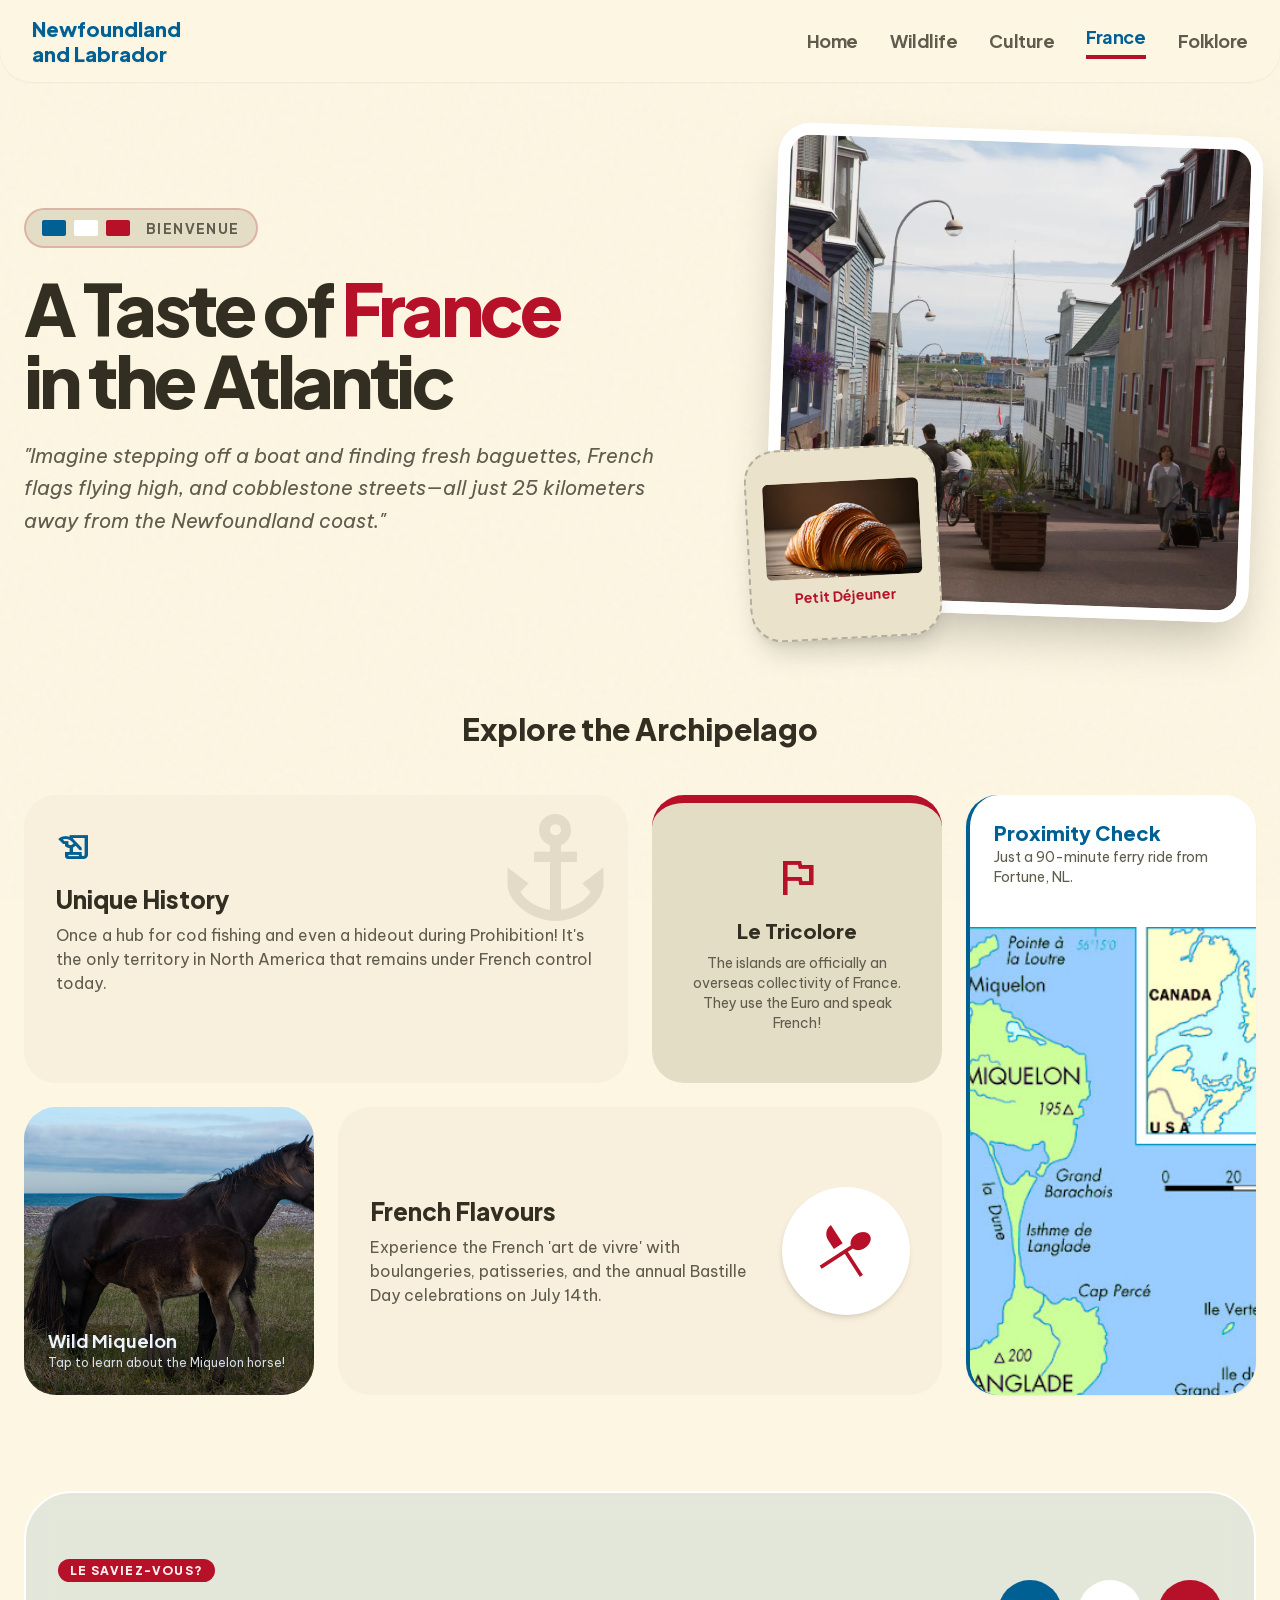
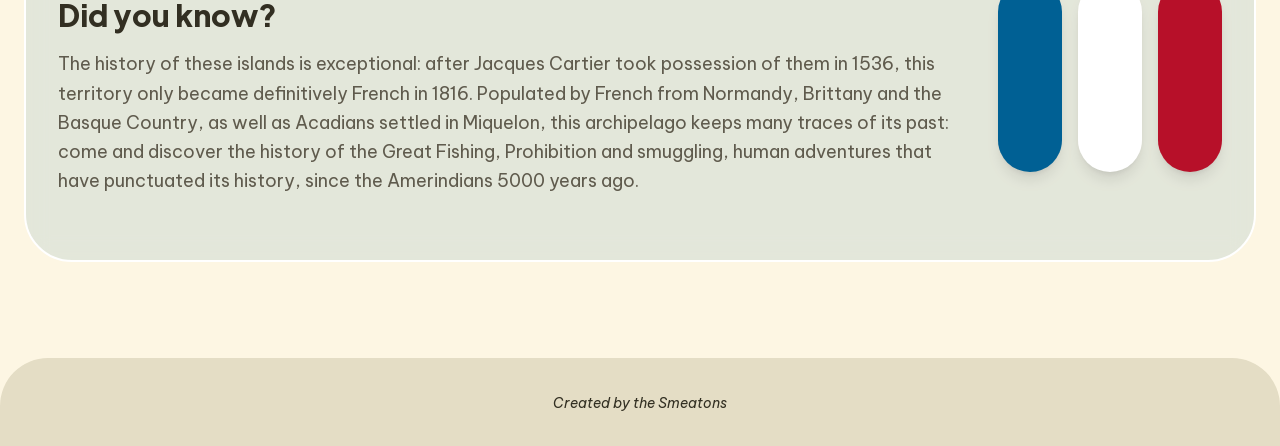
<file: saintpierre.html>
<!DOCTYPE html>

<html class="light" lang="en"><head>
<meta charset="utf-8"/>
<title>NL: St. Pierre and Miquelon</title>
<link rel="stylesheet" href="assets/fonts/plus-jakarta-sans.css"/>
<link rel="stylesheet" href="assets/fonts/be-vietnam-pro.css"/>
<link rel="stylesheet" href="assets/fonts/material-symbols.css"/>
<meta content="width=device-width, initial-scale=1.0" name="viewport"/>
<script src="assets/tailwind.js"></script>
<script id="tailwind-config">
      tailwind.config = {
        darkMode: "class",
        theme: {
          extend: {
            colors: {
              "error-dim": "#9f0519",
              "primary-fixed-dim": "#58acef",
              "inverse-surface": "#100e05",
              "on-tertiary-fixed-variant": "#790016",
              "on-secondary-container": "#345a12",
              "tertiary-fixed-dim": "#ff7a7b",
              "primary-dim": "#005482",
              "primary-fixed": "#67bafd",
              "on-primary-fixed-variant": "#003f63",
              "surface-container-highest": "#e4ddc5",
              "surface-container-low": "#f8f0dc",
              "secondary-container": "#bfee95",
              "tertiary-container": "#ff9190",
              "tertiary-fixed": "#ff9190",
              "on-error": "#ffefee",
              "surface": "#fdf6e3",
              "on-tertiary": "#ffefee",
              "outline-variant": "#b2ad9c",
              "on-secondary-fixed": "#224600",
              "on-error-container": "#570008",
              "on-secondary": "#d7ffb2",
              "primary": "#006094",
              "secondary-dim": "#335912",
              "surface-dim": "#dcd4bb",
              "secondary-fixed": "#bfee95",
              "surface-container": "#efe8d2",
              "surface-tint": "#006094",
              "on-secondary-fixed-variant": "#3d641c",
              "primary-container": "#67bafd",
              "on-tertiary-fixed": "#3a0006",
              "outline": "#7b7767",
              "error": "#b31b25",
              "background": "#fdf6e3",
              "surface-bright": "#fdf6e3",
              "on-surface": "#322f22",
              "error-container": "#fb5151",
              "surface-container-high": "#eae2cb",
              "tertiary-dim": "#a30021",
              "surface-variant": "#e4ddc5",
              "on-background": "#322f22",
              "on-primary": "#ebf3ff",
              "tertiary": "#b71029",
              "secondary-fixed-dim": "#b1df88",
              "secondary": "#3f661d",
              "on-primary-fixed": "#001d31",
              "on-surface-variant": "#5f5b4d",
              "surface-container-lowest": "#ffffff",
              "on-tertiary-container": "#680011",
              "inverse-primary": "#67bafd",
              "on-primary-container": "#003655",
              "inverse-on-surface": "#a29d8c"
            },
            fontFamily: {
              "headline": ["Plus Jakarta Sans"],
              "body": ["Be Vietnam Pro"],
              "label": ["Plus Jakarta Sans"]
            },
            borderRadius: {"DEFAULT": "1rem", "lg": "2rem", "xl": "3rem", "full": "9999px"},
          },
        },
      }
    </script>
<style>
      .material-symbols-outlined {
        font-variation-settings: 'FILL' 0, 'wght' 400, 'GRAD' 0, 'opsz' 24;
      }
      .scrapbook-texture {
        background-image: url("data:image/svg+xml,%3Csvg viewBox='0 0 200 200' xmlns='http://www.w3.org/2000/svg'%3E%3Cfilter id='noiseFilter'%3E%3CfeTurbulence type='fractalNoise' baseFrequency='0.65' numOctaves='3' stitchTiles='stitch'/%3E%3C/filter%3E%3Crect width='100%25' height='100%25' filter='url(%23noiseFilter)'/%3E%3C/svg%3E");
        opacity: 0.03;
        pointer-events: none;
      }
    </style>
</head>
<body class="bg-background text-on-surface font-body selection:bg-primary-container selection:text-on-primary-container">
<!-- Scrapbook Overlay Texture -->
<div class="fixed inset-0 scrapbook-texture z-0"></div>
<!-- Navigation Shell -->
<header class="w-full sticky top-0 z-50 rounded-b-[2rem] bg-[#fdf6e3] dark:bg-[#322f22] shadow-sm">
<div class="flex justify-between items-center px-8 py-4 max-w-screen-2xl mx-auto">
<div class="flex items-center gap-3 flex-shrink-0">
<span class="text-xl font-extrabold text-[#006094] dark:text-[#67bafd] drop-shadow-sm font-headline leading-tight">Newfoundland<br/>and Labrador</span>
</div>
<nav class="hidden md:flex gap-8 items-center font-headline font-bold text-lg tracking-tight">
<a class="text-[#5f5b4d] hover:text-[#006094] hover:scale-105 transition-transform duration-200" href="index.html">Home</a>
<a class="text-[#5f5b4d] hover:text-[#006094] hover:scale-105 transition-transform duration-200" href="wildlife.html">Wildlife</a>
<a class="text-[#5f5b4d] hover:text-[#006094] hover:scale-105 transition-transform duration-200" href="culture.html">Culture</a>
<a class="text-[#006094] border-b-4 border-[#b71029] pb-1 hover:scale-105 transition-transform duration-200" href="saintpierre.html">France</a>
<a class="text-[#5f5b4d] hover:text-[#006094] hover:scale-105 transition-transform duration-200" href="funfacts.html">Folklore</a>
</nav>

</div>
</header>
<main class="relative z-10 max-w-screen-2xl mx-auto px-6 pt-12">
<!-- Hero Section: The French Connection -->
<section class="grid grid-cols-1 lg:grid-cols-12 gap-12 items-center mb-24">
<div class="lg:col-span-7 space-y-6">
<div class="inline-flex items-center gap-2 px-4 py-2 bg-surface-container-highest rounded-full border-2 border-tertiary/20">
<span class="w-6 h-4 bg-primary inline-block rounded-sm"></span>
<span class="w-6 h-4 bg-surface-container-lowest inline-block rounded-sm"></span>
<span class="w-6 h-4 bg-tertiary inline-block rounded-sm"></span>
<span class="text-sm font-bold font-headline text-on-surface-variant ml-2 tracking-widest">BIENVENUE</span>
</div>
<h1 class="text-5xl md:text-7xl font-headline font-extrabold text-on-surface leading-tight tracking-tighter">
                    A Taste of <span class="text-tertiary">France</span> <br/>in the Atlantic
                </h1>
<p class="text-xl text-on-surface-variant max-w-2xl font-body leading-relaxed italic">
                    "Imagine stepping off a boat and finding fresh baguettes, French flags flying high, and cobblestone streets—all just 25 kilometers away from the Newfoundland coast."
                </p>
</div>
<div class="lg:col-span-5 relative">
<div class="aspect-square rounded-lg overflow-hidden rotate-2 shadow-2xl border-[12px] border-surface-container-lowest">
<img alt="Saint-Pierre and Miquelon" class="w-full h-full object-cover" src="assets/images/saintpierre.webp"/>
</div>
<div class="absolute -bottom-6 -left-6 w-48 h-48 bg-surface-container-high rounded-lg p-4 -rotate-3 shadow-xl flex flex-col items-center justify-center border-2 border-dashed border-outline-variant">
<img alt="Freshly baked croissant" class="w-full h-24 object-cover rounded-md mb-2" data-alt="golden brown flaky French croissant on a white marble background with warm sunlight" src="assets/images/saintpierre-croissant.jpg"/>
<span class="font-headline font-bold text-tertiary text-sm">Petit Déjeuner</span>
</div>
</div>
</section>
<!-- Bento Grid: Discovering the Islands -->
<section class="mb-24">
<h2 class="text-3xl font-headline font-extrabold mb-12 text-center text-on-surface">Explore the Archipelago</h2>
<div class="grid grid-cols-1 md:grid-cols-4 grid-rows-2 gap-6 h-auto md:h-[600px]">
<!-- History Card -->
<div class="md:col-span-2 md:row-span-1 bg-surface-container-low rounded-lg p-8 flex flex-col justify-between group hover:bg-surface-container transition-colors relative overflow-hidden">
<div class="relative z-10">
<span class="material-symbols-outlined text-4xl text-primary mb-4">history_edu</span>
<h3 class="text-2xl font-headline font-extrabold text-on-surface mb-2">Unique History</h3>
<p class="text-on-surface-variant font-body">Once a hub for cod fishing and even a hideout during Prohibition! It's the only territory in North America that remains under French control today.</p>
</div>
<div class="absolute top-2 right-2 opacity-10 group-hover:opacity-20 transition-opacity">
<span class="material-symbols-outlined text-9xl">anchor</span>
</div>
</div>
<!-- Flag Card -->
<div class="md:col-span-1 md:row-span-1 bg-surface-container-highest rounded-lg p-8 flex flex-col items-center text-center justify-center border-t-8 border-tertiary">
<span class="material-symbols-outlined text-5xl text-tertiary mb-4">flag</span>
<h3 class="text-xl font-headline font-extrabold text-on-surface">Le Tricolore</h3>
<p class="text-sm text-on-surface-variant font-body mt-2">The islands are officially an overseas collectivity of France. They use the Euro and speak French!</p>
</div>
<!-- Map Card -->
<div class="md:col-span-1 md:row-span-2 bg-surface-container-lowest rounded-lg overflow-hidden shadow-sm relative border-l-4 border-primary">
<div class="p-6">
<h3 class="text-xl font-headline font-extrabold text-primary">Proximity Check</h3>
<p class="text-sm text-on-surface-variant font-body mb-4">Just a 90-minute ferry ride from Fortune, NL.</p>
</div>
<div class="h-full w-full bg-surface-container">
<img alt="Map of Saint Pierre and Miquelon" class="w-full h-full object-cover" data-alt="stylized vintage map showing the islands of Saint Pierre and Miquelon in the North Atlantic ocean" data-location="Saint Pierre and Miquelon" src="assets/images/miquelonmap.jpg"/>
</div>
</div>
<!-- Wildlife/Nature Card -->
<div onclick="document.getElementById('horses-modal').style.display='flex'" class="md:col-span-1 md:row-span-1 bg-secondary-container/30 rounded-lg p-6 relative overflow-hidden group cursor-pointer">
<img alt="Wild horses on Miquelon" class="absolute inset-0 w-full h-full object-cover transition-transform group-hover:scale-110" src="assets/images/horses.jpg"/>
<div class="absolute inset-0 bg-gradient-to-t from-black/60 to-transparent"></div>
<div class="relative h-full flex flex-col justify-end text-on-primary">
<h3 class="font-headline font-bold text-lg">Wild Miquelon</h3>
<p class="text-xs opacity-90">Tap to learn about the Miquelon horse!</p>
</div>
</div>
<!-- Culture Card -->
<div class="md:col-span-2 md:row-span-1 bg-surface-container-low rounded-lg p-8 flex items-center gap-8">
<div class="flex-1">
<h3 class="text-2xl font-headline font-extrabold text-on-surface mb-2">French Flavours</h3>
<p class="text-on-surface-variant font-body">Experience the French 'art de vivre' with boulangeries, patisseries, and the annual Bastille Day celebrations on July 14th.</p>
</div>
<div class="w-32 h-32 bg-surface-container-lowest rounded-full p-2 rotate-12 shadow-md">
<span class="material-symbols-outlined text-6xl text-tertiary flex items-center justify-center h-full" style="font-variation-settings: 'FILL' 1;">restaurant_menu</span>
</div>
</div>
</div>
</section>
<!-- Fun Fact Section (Glassmorphism) -->
<section class="mb-24 py-16 px-8 rounded-xl relative overflow-hidden flex flex-col md:flex-row items-center gap-12 bg-primary/10 backdrop-blur-md border-2 border-surface-container-lowest">
<div class="flex-1 space-y-4">
<span class="bg-tertiary text-on-tertiary text-xs font-headline font-black px-3 py-1 rounded-full uppercase tracking-widest">Le Saviez-Vous?</span>
<h2 class="text-3xl font-headline font-extrabold text-on-surface">Did you know?</h2>
<p class="text-lg text-on-surface-variant font-body leading-relaxed">
                    The history of these islands is exceptional: after Jacques Cartier took possession of them in 1536, this territory only became definitively French in 1816. Populated by French from Normandy, Brittany and the Basque Country, as well as Acadians settled in Miquelon, this archipelago keeps many traces of its past: come and discover the history of the Great Fishing, Prohibition and smuggling, human adventures that have punctuated its history, since the Amerindians 5000 years ago.
                </p>
</div>
<div class="flex gap-4">
<div class="w-16 h-48 bg-primary rounded-full shadow-lg"></div>
<div class="w-16 h-48 bg-surface-container-lowest rounded-full shadow-lg"></div>
<div class="w-16 h-48 bg-tertiary rounded-full shadow-lg"></div>
</div>
</section>
</main>
<!-- Footer -->
<footer class="w-full bg-[#e4ddc5] dark:bg-[#25231a] rounded-t-[3rem] mt-12">
<div class="px-12 py-8 text-center">
<span class="font-body text-sm italic text-[#322f22] dark:text-[#fdf6e3]">Created by the Smeatons</span>
</div>
</footer>
<!-- Miquelon Horse Modal -->
<div id="horses-modal" style="display:none" class="fixed inset-0 z-[100] flex items-center justify-center p-4 bg-on-surface/70 backdrop-blur-sm" onclick="if(event.target===this){this.style.display='none'}">
  <div class="bg-surface-container-low rounded-xl max-w-lg w-full shadow-2xl overflow-hidden max-h-[90vh] flex flex-col">
    <div class="h-56 overflow-hidden flex-shrink-0 relative">
      <img src="assets/images/horses.jpg" alt="Miquelon Horses" class="w-full h-full object-cover"/>
      <div class="absolute inset-0 bg-gradient-to-t from-surface-container-low to-transparent"></div>
    </div>
    <div class="flex items-start justify-between px-6 pt-4 flex-shrink-0">
      <div>
        <div class="inline-flex items-center gap-2 bg-secondary-container text-on-secondary-container px-3 py-1 rounded-full text-xs font-bold font-headline uppercase tracking-wider mb-1">Unique to Saint-Pierre &amp; Miquelon</div>
        <h2 class="font-headline text-2xl font-extrabold text-on-surface">The Miquelon Horse</h2>
        <p class="text-sm text-on-surface-variant">~1.40 m tall · ~450 kg · Only 168 left</p>
      </div>
      <button onclick="document.getElementById('horses-modal').style.display='none'" class="text-on-surface-variant hover:text-on-surface transition-colors p-1 flex-shrink-0">
        <span class="material-symbols-outlined">close</span>
      </button>
    </div>
    <div class="overflow-y-auto px-6 py-4 space-y-3">
      <p class="text-on-surface-variant leading-relaxed">The Miquelon horse is a rare breed that has lived on these tiny islands for hundreds of years. A census from <strong class="text-on-surface">1776</strong> already counted 73 horses on the islands — meaning they've been here longer than Canada has been a country! They descended from French horses brought by settlers, including <strong class="text-on-surface">Norman and Breton breeds</strong>, with some Clydesdale, Quarter Horse, and Appaloosa mixed in over time.</p>
      <ul class="list-disc list-outside ml-5 space-y-2 text-on-surface-variant text-sm">
        <li>Similar to the Canadian horse but noticeably <strong class="text-on-surface">smaller in size</strong></li>
        <li>Used for trail riding, farm work, pulling logs, and <strong class="text-on-surface">traditional horse racing</strong></li>
        <li>Children ride them at <strong class="text-on-surface">summer camps</strong> on the islands every year</li>
        <li>There are more horses per person here than in mainland France — <strong class="text-on-surface">27 horses per 1,000 people!</strong></li>
        <li>Only about <strong class="text-on-surface">168 remain</strong>, and two local organisations are working hard to protect the breed</li>
      </ul>
    </div>
    <div class="px-6 py-4 border-t border-outline-variant/20 flex-shrink-0">
      <button onclick="document.getElementById('horses-modal').style.display='none'" class="w-full bg-secondary text-on-secondary py-3 rounded-full font-bold font-headline hover:bg-secondary-dim transition-all hover:scale-[1.02] active:scale-95">
        Close
      </button>
    </div>
  </div>
</div>
</body></html>
</file>
<file: assets/fonts/plus-jakarta-sans.css>
/* cyrillic-ext */
@font-face {
  font-family: 'Plus Jakarta Sans';
  font-style: italic;
  font-weight: 200 800;
  font-display: swap;
  src: url(LDIuaomQNQcsA88c7O9yZ4KMCoOg4Koz4yOqhNnZR-AHYA.woff2) format('woff2');
  unicode-range: U+0460-052F, U+1C80-1C8A, U+20B4, U+2DE0-2DFF, U+A640-A69F, U+FE2E-FE2F;
}
/* vietnamese */
@font-face {
  font-family: 'Plus Jakarta Sans';
  font-style: italic;
  font-weight: 200 800;
  font-display: swap;
  src: url(LDIuaomQNQcsA88c7O9yZ4KMCoOg4Koz4yGqhNnZR-AHYA.woff2) format('woff2');
  unicode-range: U+0102-0103, U+0110-0111, U+0128-0129, U+0168-0169, U+01A0-01A1, U+01AF-01B0, U+0300-0301, U+0303-0304, U+0308-0309, U+0323, U+0329, U+1EA0-1EF9, U+20AB;
}
/* latin-ext */
@font-face {
  font-family: 'Plus Jakarta Sans';
  font-style: italic;
  font-weight: 200 800;
  font-display: swap;
  src: url(LDIuaomQNQcsA88c7O9yZ4KMCoOg4Koz4yCqhNnZR-AHYA.woff2) format('woff2');
  unicode-range: U+0100-02BA, U+02BD-02C5, U+02C7-02CC, U+02CE-02D7, U+02DD-02FF, U+0304, U+0308, U+0329, U+1D00-1DBF, U+1E00-1E9F, U+1EF2-1EFF, U+2020, U+20A0-20AB, U+20AD-20C0, U+2113, U+2C60-2C7F, U+A720-A7FF;
}
/* latin */
@font-face {
  font-family: 'Plus Jakarta Sans';
  font-style: italic;
  font-weight: 200 800;
  font-display: swap;
  src: url(LDIuaomQNQcsA88c7O9yZ4KMCoOg4Koz4y6qhNnZR-A.woff2) format('woff2');
  unicode-range: U+0000-00FF, U+0131, U+0152-0153, U+02BB-02BC, U+02C6, U+02DA, U+02DC, U+0304, U+0308, U+0329, U+2000-206F, U+20AC, U+2122, U+2191, U+2193, U+2212, U+2215, U+FEFF, U+FFFD;
}
/* cyrillic-ext */
@font-face {
  font-family: 'Plus Jakarta Sans';
  font-style: normal;
  font-weight: 200 800;
  font-display: swap;
  src: url(LDIoaomQNQcsA88c7O9yZ4KMCoOg4Ko70yygg_vbd-E.woff2) format('woff2');
  unicode-range: U+0460-052F, U+1C80-1C8A, U+20B4, U+2DE0-2DFF, U+A640-A69F, U+FE2E-FE2F;
}
/* vietnamese */
@font-face {
  font-family: 'Plus Jakarta Sans';
  font-style: normal;
  font-weight: 200 800;
  font-display: swap;
  src: url(LDIoaomQNQcsA88c7O9yZ4KMCoOg4Ko50yygg_vbd-E.woff2) format('woff2');
  unicode-range: U+0102-0103, U+0110-0111, U+0128-0129, U+0168-0169, U+01A0-01A1, U+01AF-01B0, U+0300-0301, U+0303-0304, U+0308-0309, U+0323, U+0329, U+1EA0-1EF9, U+20AB;
}
/* latin-ext */
@font-face {
  font-family: 'Plus Jakarta Sans';
  font-style: normal;
  font-weight: 200 800;
  font-display: swap;
  src: url(LDIoaomQNQcsA88c7O9yZ4KMCoOg4Ko40yygg_vbd-E.woff2) format('woff2');
  unicode-range: U+0100-02BA, U+02BD-02C5, U+02C7-02CC, U+02CE-02D7, U+02DD-02FF, U+0304, U+0308, U+0329, U+1D00-1DBF, U+1E00-1E9F, U+1EF2-1EFF, U+2020, U+20A0-20AB, U+20AD-20C0, U+2113, U+2C60-2C7F, U+A720-A7FF;
}
/* latin */
@font-face {
  font-family: 'Plus Jakarta Sans';
  font-style: normal;
  font-weight: 200 800;
  font-display: swap;
  src: url(LDIoaomQNQcsA88c7O9yZ4KMCoOg4Ko20yygg_vb.woff2) format('woff2');
  unicode-range: U+0000-00FF, U+0131, U+0152-0153, U+02BB-02BC, U+02C6, U+02DA, U+02DC, U+0304, U+0308, U+0329, U+2000-206F, U+20AC, U+2122, U+2191, U+2193, U+2212, U+2215, U+FEFF, U+FFFD;
}
</file>
<file: assets/fonts/be-vietnam-pro.css>
/* vietnamese */
@font-face {
  font-family: 'Be Vietnam Pro';
  font-style: italic;
  font-weight: 400;
  font-display: swap;
  src: url(QdVNSTAyLFyeg_IDWvOJmVES_HwyNXcSYJIheh6QaA.woff2) format('woff2');
  unicode-range: U+0102-0103, U+0110-0111, U+0128-0129, U+0168-0169, U+01A0-01A1, U+01AF-01B0, U+0300-0301, U+0303-0304, U+0308-0309, U+0323, U+0329, U+1EA0-1EF9, U+20AB;
}
/* latin-ext */
@font-face {
  font-family: 'Be Vietnam Pro';
  font-style: italic;
  font-weight: 400;
  font-display: swap;
  src: url(QdVNSTAyLFyeg_IDWvOJmVES_HwyNXYSYJIheh6QaA.woff2) format('woff2');
  unicode-range: U+0100-02BA, U+02BD-02C5, U+02C7-02CC, U+02CE-02D7, U+02DD-02FF, U+0304, U+0308, U+0329, U+1D00-1DBF, U+1E00-1E9F, U+1EF2-1EFF, U+2020, U+20A0-20AB, U+20AD-20C0, U+2113, U+2C60-2C7F, U+A720-A7FF;
}
/* latin */
@font-face {
  font-family: 'Be Vietnam Pro';
  font-style: italic;
  font-weight: 400;
  font-display: swap;
  src: url(QdVNSTAyLFyeg_IDWvOJmVES_HwyNXgSYJIheh4.woff2) format('woff2');
  unicode-range: U+0000-00FF, U+0131, U+0152-0153, U+02BB-02BC, U+02C6, U+02DA, U+02DC, U+0304, U+0308, U+0329, U+2000-206F, U+20AC, U+2122, U+2191, U+2193, U+2212, U+2215, U+FEFF, U+FFFD;
}
/* vietnamese */
@font-face {
  font-family: 'Be Vietnam Pro';
  font-style: italic;
  font-weight: 700;
  font-display: swap;
  src: url(QdVKSTAyLFyeg_IDWvOJmVES_HwyPcM3dbADdzSqYUR0jg.woff2) format('woff2');
  unicode-range: U+0102-0103, U+0110-0111, U+0128-0129, U+0168-0169, U+01A0-01A1, U+01AF-01B0, U+0300-0301, U+0303-0304, U+0308-0309, U+0323, U+0329, U+1EA0-1EF9, U+20AB;
}
/* latin-ext */
@font-face {
  font-family: 'Be Vietnam Pro';
  font-style: italic;
  font-weight: 700;
  font-display: swap;
  src: url(QdVKSTAyLFyeg_IDWvOJmVES_HwyPcM3dbEDdzSqYUR0jg.woff2) format('woff2');
  unicode-range: U+0100-02BA, U+02BD-02C5, U+02C7-02CC, U+02CE-02D7, U+02DD-02FF, U+0304, U+0308, U+0329, U+1D00-1DBF, U+1E00-1E9F, U+1EF2-1EFF, U+2020, U+20A0-20AB, U+20AD-20C0, U+2113, U+2C60-2C7F, U+A720-A7FF;
}
/* latin */
@font-face {
  font-family: 'Be Vietnam Pro';
  font-style: italic;
  font-weight: 700;
  font-display: swap;
  src: url(QdVKSTAyLFyeg_IDWvOJmVES_HwyPcM3db8DdzSqYUQ.woff2) format('woff2');
  unicode-range: U+0000-00FF, U+0131, U+0152-0153, U+02BB-02BC, U+02C6, U+02DA, U+02DC, U+0304, U+0308, U+0329, U+2000-206F, U+20AC, U+2122, U+2191, U+2193, U+2212, U+2215, U+FEFF, U+FFFD;
}
/* vietnamese */
@font-face {
  font-family: 'Be Vietnam Pro';
  font-style: normal;
  font-weight: 400;
  font-display: swap;
  src: url(QdVPSTAyLFyeg_IDWvOJmVES_Hw4BXoYZ7AjSh8.woff2) format('woff2');
  unicode-range: U+0102-0103, U+0110-0111, U+0128-0129, U+0168-0169, U+01A0-01A1, U+01AF-01B0, U+0300-0301, U+0303-0304, U+0308-0309, U+0323, U+0329, U+1EA0-1EF9, U+20AB;
}
/* latin-ext */
@font-face {
  font-family: 'Be Vietnam Pro';
  font-style: normal;
  font-weight: 400;
  font-display: swap;
  src: url(QdVPSTAyLFyeg_IDWvOJmVES_Hw5BXoYZ7AjSh8.woff2) format('woff2');
  unicode-range: U+0100-02BA, U+02BD-02C5, U+02C7-02CC, U+02CE-02D7, U+02DD-02FF, U+0304, U+0308, U+0329, U+1D00-1DBF, U+1E00-1E9F, U+1EF2-1EFF, U+2020, U+20A0-20AB, U+20AD-20C0, U+2113, U+2C60-2C7F, U+A720-A7FF;
}
/* latin */
@font-face {
  font-family: 'Be Vietnam Pro';
  font-style: normal;
  font-weight: 400;
  font-display: swap;
  src: url(QdVPSTAyLFyeg_IDWvOJmVES_Hw3BXoYZ7Aj.woff2) format('woff2');
  unicode-range: U+0000-00FF, U+0131, U+0152-0153, U+02BB-02BC, U+02C6, U+02DA, U+02DC, U+0304, U+0308, U+0329, U+2000-206F, U+20AC, U+2122, U+2191, U+2193, U+2212, U+2215, U+FEFF, U+FFFD;
}
/* vietnamese */
@font-face {
  font-family: 'Be Vietnam Pro';
  font-style: normal;
  font-weight: 500;
  font-display: swap;
  src: url(QdVMSTAyLFyeg_IDWvOJmVES_HTEJm86Rb0JcBaoUUU.woff2) format('woff2');
  unicode-range: U+0102-0103, U+0110-0111, U+0128-0129, U+0168-0169, U+01A0-01A1, U+01AF-01B0, U+0300-0301, U+0303-0304, U+0308-0309, U+0323, U+0329, U+1EA0-1EF9, U+20AB;
}
/* latin-ext */
@font-face {
  font-family: 'Be Vietnam Pro';
  font-style: normal;
  font-weight: 500;
  font-display: swap;
  src: url(QdVMSTAyLFyeg_IDWvOJmVES_HTEJm87Rb0JcBaoUUU.woff2) format('woff2');
  unicode-range: U+0100-02BA, U+02BD-02C5, U+02C7-02CC, U+02CE-02D7, U+02DD-02FF, U+0304, U+0308, U+0329, U+1D00-1DBF, U+1E00-1E9F, U+1EF2-1EFF, U+2020, U+20A0-20AB, U+20AD-20C0, U+2113, U+2C60-2C7F, U+A720-A7FF;
}
/* latin */
@font-face {
  font-family: 'Be Vietnam Pro';
  font-style: normal;
  font-weight: 500;
  font-display: swap;
  src: url(QdVMSTAyLFyeg_IDWvOJmVES_HTEJm81Rb0JcBao.woff2) format('woff2');
  unicode-range: U+0000-00FF, U+0131, U+0152-0153, U+02BB-02BC, U+02C6, U+02DA, U+02DC, U+0304, U+0308, U+0329, U+2000-206F, U+20AC, U+2122, U+2191, U+2193, U+2212, U+2215, U+FEFF, U+FFFD;
}
/* vietnamese */
@font-face {
  font-family: 'Be Vietnam Pro';
  font-style: normal;
  font-weight: 700;
  font-display: swap;
  src: url(QdVMSTAyLFyeg_IDWvOJmVES_HSMIG86Rb0JcBaoUUU.woff2) format('woff2');
  unicode-range: U+0102-0103, U+0110-0111, U+0128-0129, U+0168-0169, U+01A0-01A1, U+01AF-01B0, U+0300-0301, U+0303-0304, U+0308-0309, U+0323, U+0329, U+1EA0-1EF9, U+20AB;
}
/* latin-ext */
@font-face {
  font-family: 'Be Vietnam Pro';
  font-style: normal;
  font-weight: 700;
  font-display: swap;
  src: url(QdVMSTAyLFyeg_IDWvOJmVES_HSMIG87Rb0JcBaoUUU.woff2) format('woff2');
  unicode-range: U+0100-02BA, U+02BD-02C5, U+02C7-02CC, U+02CE-02D7, U+02DD-02FF, U+0304, U+0308, U+0329, U+1D00-1DBF, U+1E00-1E9F, U+1EF2-1EFF, U+2020, U+20A0-20AB, U+20AD-20C0, U+2113, U+2C60-2C7F, U+A720-A7FF;
}
/* latin */
@font-face {
  font-family: 'Be Vietnam Pro';
  font-style: normal;
  font-weight: 700;
  font-display: swap;
  src: url(QdVMSTAyLFyeg_IDWvOJmVES_HSMIG81Rb0JcBao.woff2) format('woff2');
  unicode-range: U+0000-00FF, U+0131, U+0152-0153, U+02BB-02BC, U+02C6, U+02DA, U+02DC, U+0304, U+0308, U+0329, U+2000-206F, U+20AC, U+2122, U+2191, U+2193, U+2212, U+2215, U+FEFF, U+FFFD;
}
</file>
<file: assets/fonts/material-symbols.css>
/* fallback */
@font-face {
  font-family: 'Material Symbols Outlined';
  font-style: normal;
  font-weight: 100 700;
  font-display: swap;
  src: url(kJEhBvYX7BgnkSrUwT8OhrdQw4oELdPIeeII9v6oFsLjBuVY.woff2) format('woff2');
}

.material-symbols-outlined {
  font-family: 'Material Symbols Outlined';
  font-weight: normal;
  font-style: normal;
  font-size: 24px;
  line-height: 1;
  letter-spacing: normal;
  text-transform: none;
  display: inline-block;
  white-space: nowrap;
  word-wrap: normal;
  direction: ltr;
  -webkit-font-feature-settings: 'liga';
  -webkit-font-smoothing: antialiased;
}
</file>
